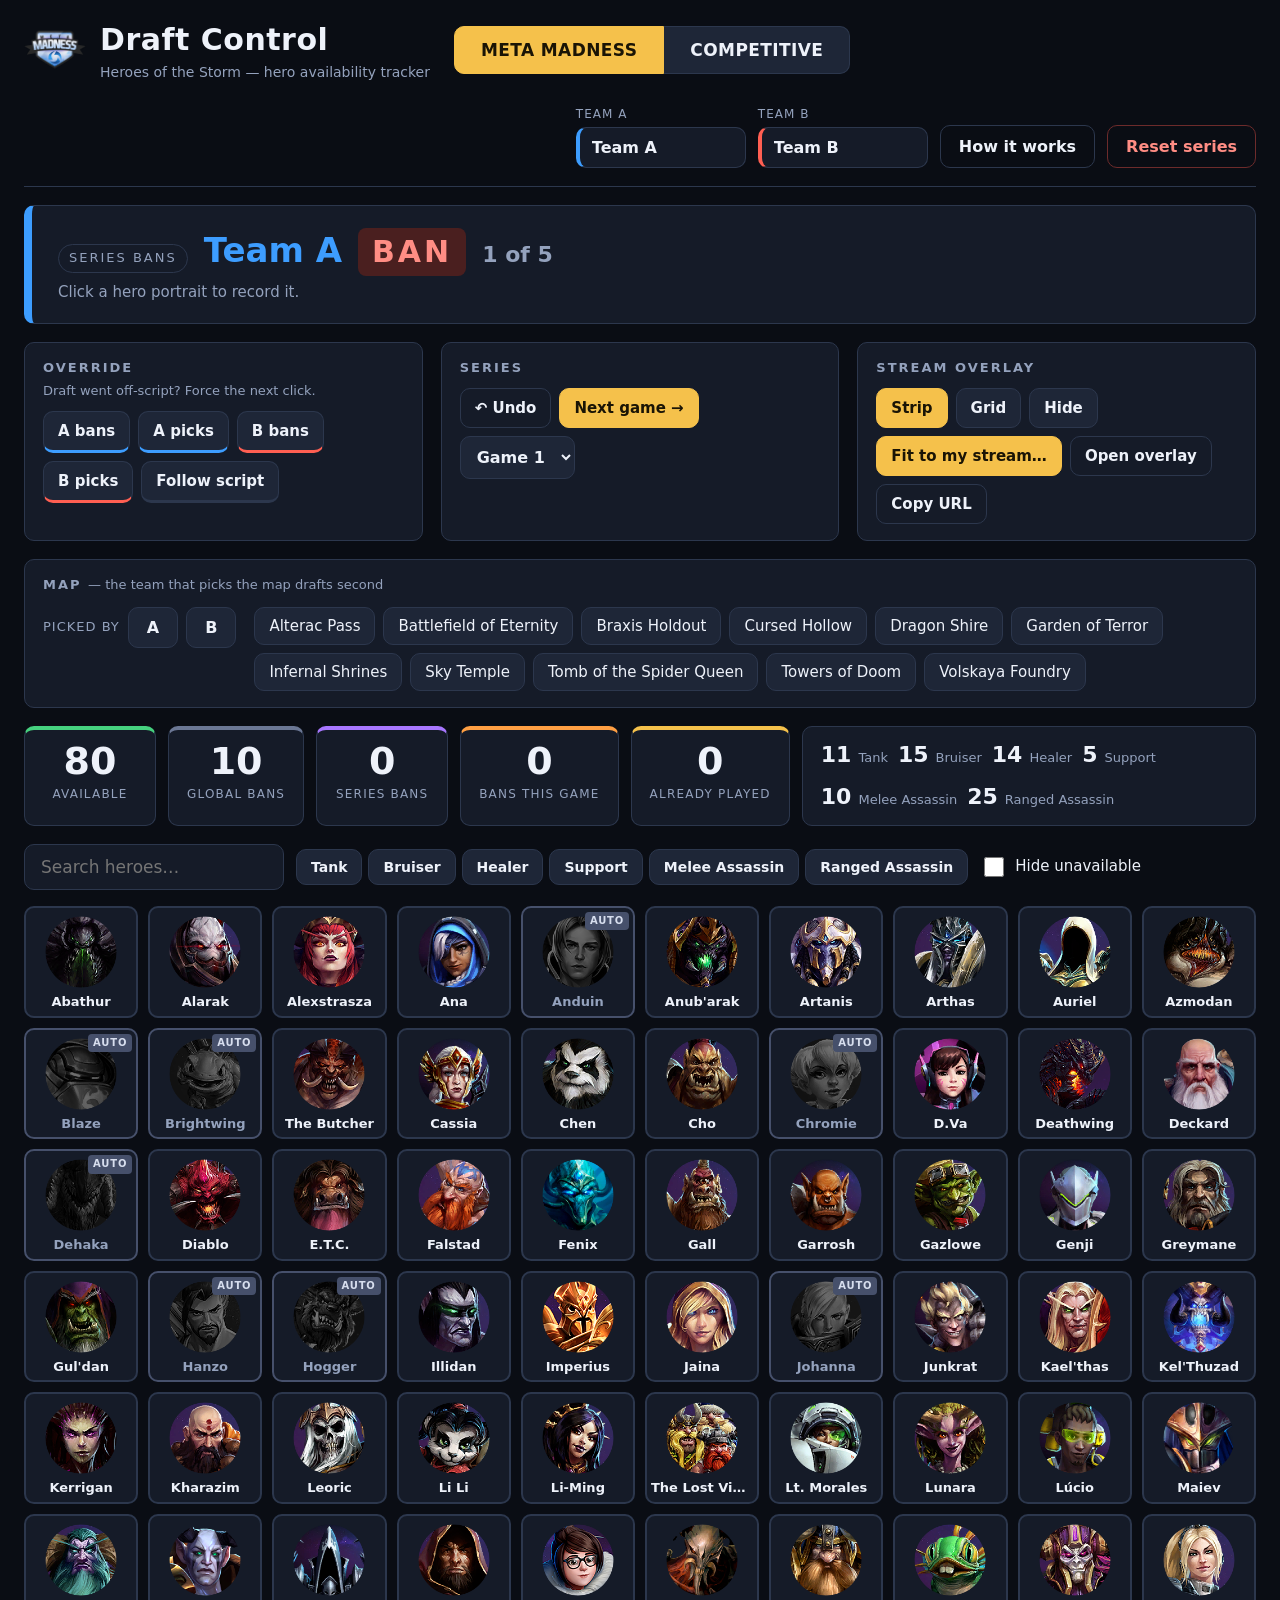
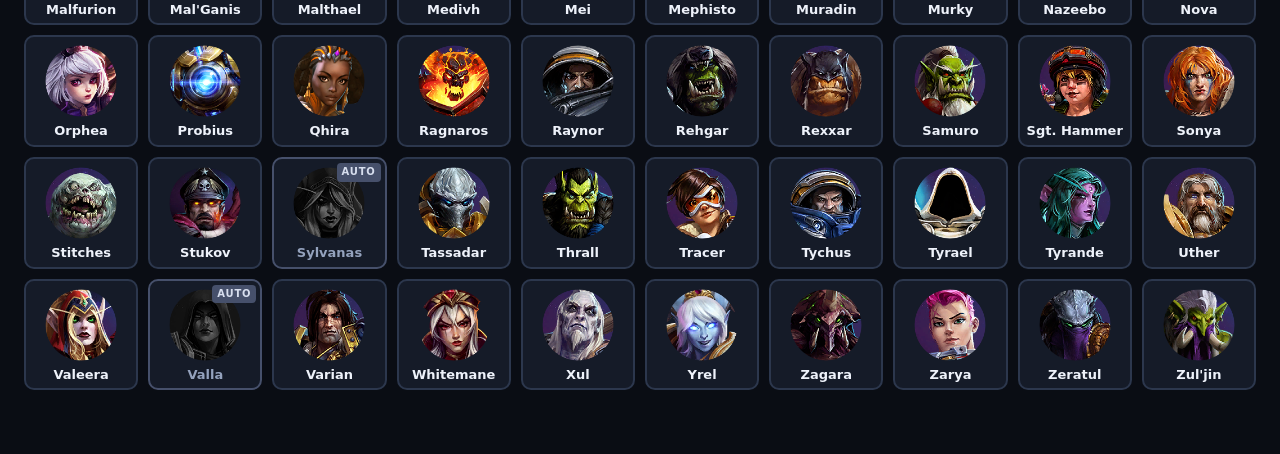
<file: index.html>
<!DOCTYPE html>
<html lang="en">
<head>
<meta charset="UTF-8">
<meta name="viewport" content="width=device-width, initial-scale=1.0">
<title>Meta Madness &mdash; Draft Control</title>
<link rel="stylesheet" href="assets/panel.css?v=5">
</head>
<body>

<header class="topbar">
  <div class="brand">
    <img src="images/logo_large.png" alt="Meta Madness">
    <div>
      <h1>Draft Control</h1>
      <p class="sub">Heroes of the Storm &mdash; hero availability tracker</p>
    </div>
  </div>

  <div class="modes" role="group" aria-label="Ruleset">
    <button class="mode-btn" data-mode="metamadness">Meta Madness</button>
    <button class="mode-btn" data-mode="competitive">Competitive</button>
  </div>

  <div class="topbar-actions">
    <label class="team-field team-a">
      <span>Team A</span>
      <input id="teamA" type="text" maxlength="18" autocomplete="off">
    </label>
    <label class="team-field team-b">
      <span>Team B</span>
      <input id="teamB" type="text" maxlength="18" autocomplete="off">
    </label>
    <button id="helpBtn" class="ghost">How it works</button>
    <button id="resetBtn" class="danger">Reset series</button>
  </div>
</header>

<section id="statusBar" class="status">
  <div class="status-main">
    <span id="statusPhase" class="status-phase">Series bans</span>
    <span id="statusTeam" class="status-team">Team A</span>
    <span id="statusAction" class="status-action">BAN</span>
    <span id="statusCount" class="status-count">1 of 5</span>
  </div>
  <div class="status-hint" id="statusHint">Click a hero portrait to record it.</div>
</section>

<section class="controls">
  <div class="control-group">
    <h2>Override</h2>
    <p class="control-note">Draft went off-script? Force the next click.</p>
    <div class="override-row">
      <button class="ovr" data-ovr="A|ban">A bans</button>
      <button class="ovr" data-ovr="A|pick">A picks</button>
      <button class="ovr" data-ovr="B|ban">B bans</button>
      <button class="ovr" data-ovr="B|pick">B picks</button>
      <button class="ovr ovr-clear" id="clearOvr">Follow script</button>
    </div>
  </div>

  <div class="control-group">
    <h2>Series</h2>
    <div class="override-row">
      <button id="undoBtn" class="ghost">&#8630; Undo</button>
      <button id="nextGameBtn" class="primary">Next game &#8594;</button>
      <select id="gameSelect" class="game-select" aria-label="Jump to game"></select>
    </div>
  </div>

  <div class="control-group">
    <h2>Stream overlay</h2>
    <div class="override-row">
      <button class="view-btn" data-view="strip">Strip</button>
      <button class="view-btn" data-view="grid">Grid</button>
      <button class="view-btn" data-view="hidden">Hide</button>
      <button id="layoutBtn" class="primary">Fit to my stream&hellip;</button>
      <button id="openOverlay" class="ghost">Open overlay</button>
      <button id="copyOverlay" class="ghost">Copy URL</button>
    </div>
  </div>
</section>

<section class="maps">
  <h2>Map <span class="map-note">&mdash; the team that picks the map drafts second</span></h2>
  <div class="map-picker">
    <div class="map-owner">
      <span>Picked by</span>
      <button class="owner-btn team-a" data-owner="A">A</button>
      <button class="owner-btn team-b" data-owner="B">B</button>
    </div>
    <div id="mapList" class="map-list"></div>
  </div>
</section>

<section class="scoreboard">
  <div class="score-card available">
    <span class="score-num" id="cAvailable">90</span>
    <span class="score-label">Available</span>
  </div>
  <div class="score-card global">
    <span class="score-num" id="cGlobal">0</span>
    <span class="score-label">Global bans</span>
  </div>
  <div class="score-card seriesban">
    <span class="score-num" id="cSeries">0</span>
    <span class="score-label">Series bans</span>
  </div>
  <div class="score-card gameban">
    <span class="score-num" id="cGame">0</span>
    <span class="score-label">Bans this game</span>
  </div>
  <div class="score-card used">
    <span class="score-num" id="cUsed">0</span>
    <span class="score-label">Already played</span>
  </div>
  <div class="role-breakdown" id="roleBreakdown"></div>
</section>

<section class="filters">
  <input id="search" type="search" placeholder="Search heroes&hellip;" autocomplete="off">
  <div class="role-filters" id="roleFilters"></div>
  <label class="toggle">
    <input type="checkbox" id="hideUnavailable">
    <span>Hide unavailable</span>
  </label>
</section>

<main class="grid" id="grid"></main>

<div id="layoutModal" class="modal" hidden>
  <div class="modal-content wide">
    <button class="close-button" id="closeLayout" aria-label="Close">&times;</button>
    <h2>Fit the overlay to your stream</h2>
    <p class="lead">Drag the numbers until the green band sits in the empty space on your
      layout. The preview below is the real overlay, live.</p>

    <div class="layout-presets" id="layoutPresets"></div>

    <div class="layout-editor">
      <div class="layout-preview-wrap">
        <div class="layout-preview" id="layoutPreview">
          <iframe id="previewFrame" src="overlay.html?v=5" title="Overlay preview"
                  scrolling="no" tabindex="-1"></iframe>
          <div class="guide guide-top"></div>
          <div class="guide guide-bottom"></div>
          <div class="guide guide-left"></div>
          <div class="guide guide-right"></div>
          <div class="guide guide-cam" id="guideCam"><span>facecam</span></div>
        </div>
        <label class="toggle preview-toggle">
          <input type="checkbox" id="showGuides" checked>
          <span>Show the safe-area guides</span>
        </label>
      </div>

      <div class="layout-fields">
        <fieldset>
          <legend>Keep clear of&hellip;</legend>
          <label class="field"><span>Top <em id="vTop"></em></span>
            <input type="range" id="fTop" min="0" max="45" step="0.5"></label>
          <label class="field"><span>Bottom <em id="vBottom"></em></span>
            <input type="range" id="fBottom" min="0" max="45" step="0.5"></label>
          <label class="field"><span>Left <em id="vLeft"></em></span>
            <input type="range" id="fLeft" min="0" max="40" step="0.5"></label>
          <label class="field"><span>Right <em id="vRight"></em></span>
            <input type="range" id="fRight" min="0" max="40" step="0.5"></label>
        </fieldset>

        <fieldset>
          <legend>Facecam gap</legend>
          <label class="toggle"><input type="checkbox" id="fCam">
            <span>Split the band around a camera</span></label>
          <label class="field"><span>Centre <em id="vCamX"></em></span>
            <input type="range" id="fCamX" min="10" max="90" step="0.5"></label>
          <label class="field"><span>Width <em id="vCamW"></em></span>
            <input type="range" id="fCamW" min="0" max="60" step="0.5"></label>
        </fieldset>

        <fieldset>
          <legend>Density</legend>
          <label class="field"><span>Available rows <em id="vRows"></em></span>
            <input type="range" id="fRows" min="1" max="6" step="1"></label>
          <label class="field"><span>Portrait size <em id="vPmax"></em></span>
            <input type="range" id="fPmax" min="22" max="64" step="1"></label>
          <label class="field"><span>Overall scale <em id="vScale"></em></span>
            <input type="range" id="fScale" min="0.6" max="1.6" step="0.05"></label>
        </fieldset>

        <fieldset>
          <legend>Show</legend>
          <label class="toggle"><input type="checkbox" id="fShowAvailable">
            <span>Heroes still available</span></label>
          <label class="toggle"><input type="checkbox" id="fShowOut">
            <span>Heroes out of the pool</span></label>
          <label class="toggle"><input type="checkbox" id="fShowRoles">
            <span>Role counts</span></label>
          <label class="toggle"><input type="checkbox" id="fSortRole">
            <span>Group available by role</span></label>
        </fieldset>

        <div class="layout-actions">
          <button id="copyCfgUrl" class="primary">Copy overlay URL with this layout</button>
          <button id="resetLayout" class="ghost">Reset to preset</button>
        </div>
        <p class="control-note">The copied URL carries the layout with it, so you can paste it
          straight into someone else&rsquo;s OBS without setting anything up.</p>
      </div>
    </div>
  </div>
</div>

<div id="helpModal" class="modal" hidden>
  <div class="modal-content">
    <button class="close-button" id="closeHelp" aria-label="Close">&times;</button>
    <h2>How it works</h2>

    <h3>Two rulesets</h3>
    <ul>
      <li><strong>Meta Madness</strong> &mdash; ten heroes are banned in every game of every
        series (Anduin, Blaze, Brightwing, Chromie, Dehaka, Hanzo, Hogger, Johanna, Sylvanas,
        Valla), then each series adds ten more bans in a 1&ndash;2&ndash;2&ndash;2&ndash;2&ndash;1 order.</li>
      <li><strong>Competitive</strong> &mdash; no automatic bans. Just the standard triple-ban
        tournament draft, plus the single-use rule.</li>
    </ul>

    <h3>The single-use rule</h3>
    <p>In both modes, once a hero is <em>picked</em> in any game they are dead for the rest of
      the series &mdash; for both teams. Bans made inside a game only apply to that game.</p>

    <h3>Running a draft</h3>
    <ul>
      <li>The status bar tells you whose turn it is and whether it is a ban or a pick.
        Click a hero portrait and it advances automatically.</li>
      <li>If the teams draft out of order, hit an <strong>Override</strong> button &mdash;
        the next click uses that team and action instead, then it goes back to following the script.</li>
      <li><strong>Undo</strong> steps back one action. <strong>Next game</strong> clears the
        per-game bans but keeps every hero that has already been played locked out.</li>
    </ul>

    <h3>Putting it on stream</h3>
    <p>See <a href="OBS-SETUP.md">OBS-SETUP.md</a>. Short version: add
      <code>overlay.html</code> as a <em>Browser Source</em>, and add this page as a
      <em>Custom Browser Dock</em> inside OBS. Because they run in the same browser they share
      state automatically &mdash; clicking a hero in the dock updates the overlay live.</p>

    <p class="footnote">Heroes are listed alphabetically. Cho and Gall count as two separate
      heroes. Thanks to Khaldor for supporting the Heroes of the Storm community.</p>
  </div>
</div>

<script src="assets/heroes.js?v=5"></script>
<script src="assets/draft.js?v=5"></script>
<script src="assets/panel.js?v=5"></script>
</body>
</html>
</file>
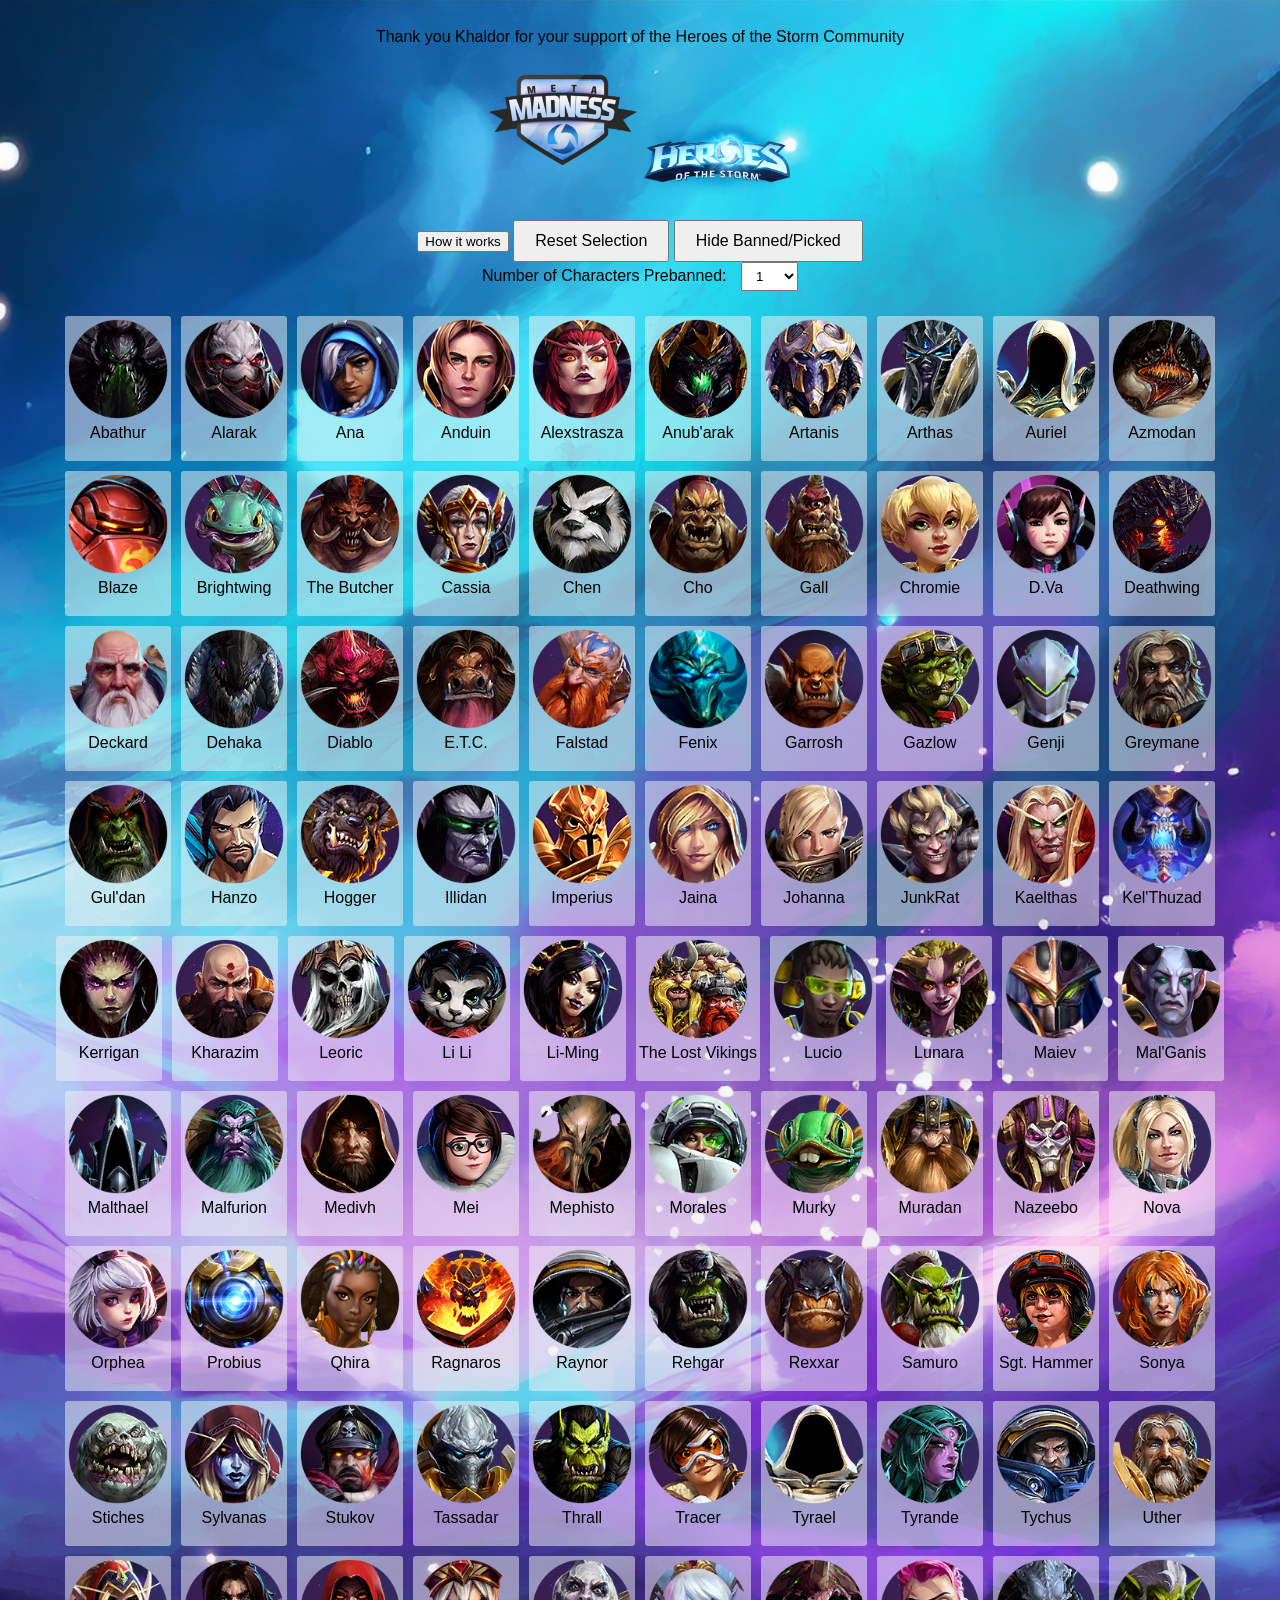
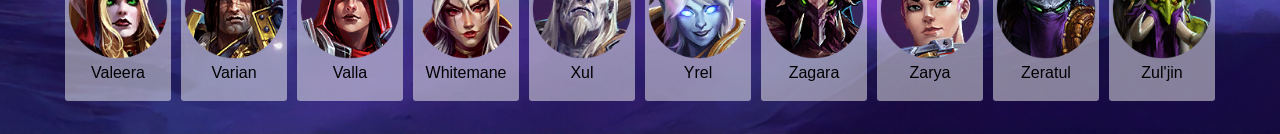
<file: classic.html>
<!DOCTYPE html>
<html lang="en">
<head>
    <meta charset="UTF-8">
    <meta name="viewport" content="width=device-width, initial-scale=1.0">
    <title>Meta Madness &mdash; Classic Tracker</title>
    <link rel="stylesheet" href="style.css">
</head>
<body>
    Thank you Khaldor for your support of the Heroes of the Storm Community

    <div class="top-container">
        <div class="logo-container">
            <img src="images/logo_large.png" alt="LogoMM">
            <img src="images/Heroes_of_the_Storm_BlizzHeroes_2017_logo.png" alt="LogoHOTS">
        </div>
    </div>

    <div id="infoModal" class="modal">
        <div class="modal-content">
            <span class="close-button" onclick="closeModal()">&times;</span>
            <h2>MetaMadness Selection Screen</h2>
            <h5>To help see who is and isn't available for hero selection.</h5>
            <p><strong>How does it work:</strong></p>
            <ul>
                <li>Pick number of <em>'Pre-banned'</em> heroes. Once you reach the number of <em>'Pre-banned'</em> Heroes, they will be grayed out [default 1].</li>
                <li>Every Hero selected after the <em>'Pre-banned'</em> should be considered <em>"In-Game Hero Picks"</em> for the match. They will turn Red and be unselectable.</li>
                <li>Hitting the "Hide Banned/Picked" Button will move all <em>'Pre-banned'</em> and <em>"In-Game Hero Picks"</em> to the bottom of the list.</li>
                <li>Hitting reset or changing the number of <em>'Pre-banned'</em> will refresh the page back to a default state.</li>
            </ul>
            <p>NOTE: The Heroes are mostly in alphabetical order (mostly grouped by letter). Cho and Gall are currently considered 2 separate Heroes.</p>
        </div>
    </div>
        
    <div class="button-container">
        <button id="infoButton" onclick="openModal()">How it works</button>
        <button id="resetButton" onclick="resetSelection()">Reset Selection</button>
        <button id="sortButton" onclick="sortCharacters()">Hide Banned/Picked</button>
        <div class="settings-container">
            <label for="grayOutCount">Number of Characters Prebanned:</label>
            <select id="grayOutCount" onchange="updateGrayOutCount()"></select>
        </div>
    </div>

    <div class="character-select-container">
        <div class="character hoverable-element" id="Abathur" onclick="selectCharacter('Abathur')">
            <img src="heroes/Abathur.png" alt="Abathur">
            <p>Abathur</p>
        </div>
        <div class="character hoverable-element" id="Alarak" onclick="selectCharacter('Alarak')">
            <img src="heroes/Alarak.png" alt="Alarak">
            <p>Alarak</p>
        </div>
        <div class="character hoverable-element" id="Ana" onclick="selectCharacter('Ana')">
            <img src="heroes/Ana.png" alt="Ana">
            <p>Ana</p>
        </div>
        <div class="character hoverable-element" id="Anduin" onclick="selectCharacter('Anduin')">
            <img src="heroes/Anduin.png" alt="Anduin">
            <p>Anduin</p>
        </div>
        <div class="character hoverable-element" id="Alexstrasza" onclick="selectCharacter('Alexstrasza')">
            <img src="heroes/Alexstrasza.png" alt="Alexstrasza">
            <p>Alexstrasza</p>
        </div>
        <div class="character hoverable-element" id="Anub" onclick="selectCharacter('Anub')">
            <img src="heroes/Anub.png" alt="Anub">
            <p>Anub'arak</p>
        </div>
        <div class="character hoverable-element" id="Artanis" onclick="selectCharacter('Artanis')">
            <img src="heroes/Artanis.png" alt="Artanis">
            <p>Artanis</p>
        </div>
        <div class="character hoverable-element" id="Arthas" onclick="selectCharacter('Arthas')">
            <img src="heroes/Arthas.png" alt="Arthas">
            <p>Arthas</p>
        </div>
        <div class="character hoverable-element" id="Auriel" onclick="selectCharacter('Auriel')">
            <img src="heroes/Auriel.png" alt="Auriel">
            <p>Auriel</p>
        </div>
        <div class="character hoverable-element" id="Azmodan" onclick="selectCharacter('Azmodan')">
            <img src="heroes/Azmodan.png" alt="Azmodan">
            <p>Azmodan</p>
        </div>

        <div class="character hoverable-element" id="Blaze" onclick="selectCharacter('Blaze')">
            <img src="heroes/Blaze.png" alt="Blaze">
            <p>Blaze</p>
        </div>
        <div class="character hoverable-element" id="Brightwing" onclick="selectCharacter('Brightwing')">
            <img src="heroes/Brightwing.png" alt="Brightwing">
            <p>Brightwing</p>
        </div>
        <div class="character hoverable-element" id="Butcher" onclick="selectCharacter('Butcher')">
            <img src="heroes/Butcher.png" alt="Butcher">
            <p>The Butcher</p>
        </div>
        <div class="character hoverable-element" id="Cassia" onclick="selectCharacter('Cassia')">
            <img src="heroes/Cassia.png" alt="Cassia">
            <p>Cassia</p>
        </div>
        <div class="character hoverable-element" id="Chen" onclick="selectCharacter('Chen')">
            <img src="heroes/Chen.png" alt="Chen">
            <p>Chen</p>
        </div>
        <div class="character hoverable-element" id="Cho" onclick="selectCharacter('Cho')">
            <img src="heroes/Cho.png" alt="Cho">
            <p>Cho</p>
        </div>
        <div class="character hoverable-element" id="Gall" onclick="selectCharacter('Gall')">
            <img src="heroes/Gall.png" alt="Gall">
            <p>Gall</p>
        </div>
        <div class="character hoverable-element" id="Chromie" onclick="selectCharacter('Chromie')">
            <img src="heroes/Chromie.png" alt="Chromie">
            <p>Chromie</p>
        </div>
        <div class="character hoverable-element" id="Dva" onclick="selectCharacter('Dva')">
            <img src="heroes/DVa.png" alt="Dva">
            <p>D.Va</p>
        </div>
        <div class="character hoverable-element" id="deathwing" onclick="selectCharacter('deathwing')">
            <img src="heroes/Deathwing.png" alt="Deathwing">
            <p>Deathwing</p>
        </div>       
        <div class="character hoverable-element" id="Deckard" onclick="selectCharacter('Deckard')">
           <img src="heroes/Deckard.png" alt="Deckard">
           <p>Deckard</p>
        </div>
        <div class="character hoverable-element" id="Dehaka" onclick="selectCharacter('Dehaka')">
            <img src="heroes/Dehaka.png" alt="Dehaka">
            <p>Dehaka</p>
        </div>

        <div class="character hoverable-element" id="Diablo" onclick="selectCharacter('Diablo')">
            <img src="heroes/Diablo.png" alt="Diablo">
            <p>Diablo</p>
        </div>
        <div class="character hoverable-element" id="ETC" onclick="selectCharacter('ETC')">
            <img src="heroes/ETC.png" alt="ETC">
            <p>E.T.C.</p>
        </div>
        <div class="character hoverable-element" id="Falstad" onclick="selectCharacter('Falstad')">
            <img src="heroes/Falstad.png" alt="Falstad">
            <p>Falstad</p>
        </div>
        <div class="character hoverable-element" id="Fenix" onclick="selectCharacter('Fenix')">
            <img src="heroes/Fenix.png" alt="Fenix">
            <p>Fenix</p>
        </div>
        <div class="character hoverable-element" id="Garrosh" onclick="selectCharacter('Garrosh')">
            <img src="heroes/Garrosh.png" alt="Garrosh">
            <p>Garrosh</p>
        </div>
        <div class="character hoverable-element" id="Gazlow" onclick="selectCharacter('Gazlow')">
            <img src="heroes/Gazlow.png" alt="Gazlow">
            <p>Gazlow</p>
        </div>
        <div class="character hoverable-element" id="Genji" onclick="selectCharacter('Genji')">
            <img src="heroes/Genji.png" alt="Genji">
            <p>Genji</p>
        </div>
        <div class="character hoverable-element" id="Greymane" onclick="selectCharacter('Greymane')">
            <img src="heroes/Greymane.png" alt="Greymane">
            <p>Greymane</p>
        </div>
        <div class="character hoverable-element" id="Guldan" onclick="selectCharacter('Guldan')">
            <img src="heroes/Guldan.png" alt="Guldan">
            <p>Gul'dan</p>
        </div>
        <div class="character hoverable-element" id="Hanzo" onclick="selectCharacter('Hanzo')">
            <img src="heroes/Hanzo.png" alt="Hanzo">
            <p>Hanzo</p>
        </div>
        <div class="character hoverable-element" id="hogger" onclick="selectCharacter('hogger')">
            <img src="heroes/Hogger.png" alt="Hogger">
            <p>Hogger</p>
        </div>
        <div class="character hoverable-element" id="Illidan" onclick="selectCharacter('Illidan')">
            <img src="heroes/Illidan.png" alt="Illidan">
            <p>Illidan</p>
        </div>
        <div class="character hoverable-element" id="Imperius" onclick="selectCharacter('Imperius')">
            <img src="heroes/Imperius.png" alt="Imperius">
            <p>Imperius</p>
        </div>
        <div class="character hoverable-element" id="Jaina" onclick="selectCharacter('Jaina')">
            <img src="heroes/Jaina.png" alt="Jaina">
            <p>Jaina</p>
        </div>
        <div class="character hoverable-element" id="Johanna" onclick="selectCharacter('Johanna')">
            <img src="heroes/Johanna.png" alt="Johanna">
            <p>Johanna</p>
        </div>
        <div class="character hoverable-element" id="JunkRat" onclick="selectCharacter('JunkRat')">
            <img src="heroes/Junkrat.png" alt="JunkRat">
            <p>JunkRat</p>
        </div>
        <div class="character hoverable-element" id="Kaelthas" onclick="selectCharacter('Kaelthas')">
            <img src="heroes/Kaelthas.png" alt="Kaelthas">
            <p>Kaelthas</p>
        </div>
        <div class="character hoverable-element" id="Kelthuzad" onclick="selectCharacter('Kelthuzad')">
            <img src="heroes/Kelthuzad.png" alt="Kelthuzad">
            <p>Kel'Thuzad</p>
        </div>
        <div class="character hoverable-element" id="Kerrigan" onclick="selectCharacter('Kerrigan')">
            <img src="heroes/Kerrigan.png" alt="Kerrigan">
            <p>Kerrigan</p>
        </div>
        <div class="character hoverable-element" id="Kharazim" onclick="selectCharacter('Kharazim')">
            <img src="heroes/Kharazim.png" alt="Kharazim">
            <p>Kharazim</p>
        </div>
        <div class="character hoverable-element" id="Leoric" onclick="selectCharacter('Leoric')">
            <img src="heroes/Leoric.png" alt="Leoric">
            <p>Leoric</p>
        </div>
        <div class="character hoverable-element" id="Lili" onclick="selectCharacter('Lili')">
            <img src="heroes/Lili.png" alt="Lili">
            <p>Li Li</p>
        </div>
        <div class="character hoverable-element" id="LiMing" onclick="selectCharacter('LiMing')">
            <img src="heroes/Liming.png" alt="LiMing">
            <p>Li-Ming</p>
        </div>
        <div class="character hoverable-element" id="TLV" onclick="selectCharacter('TLV')">
            <img src="heroes/TLV.png" alt="TLV">
            <p>The Lost Vikings</p>
        </div>
        <div class="character hoverable-element" id="Lucio" onclick="selectCharacter('Lucio')">
            <img src="heroes/Lucio.png" alt="Lucio">
            <p>Lucio</p>
        </div>
        <div class="character hoverable-element" id="Lunara" onclick="selectCharacter('Lunara')">
            <img src="heroes/Lunara.png" alt="Lunara">
            <p>Lunara</p>
        </div>
        <div class="character hoverable-element" id="Maiev" onclick="selectCharacter('Maiev')">
            <img src="heroes/Maiev.png" alt="Maiev">
            <p>Maiev</p>
        </div>
        <div class="character hoverable-element" id="MalGanis" onclick="selectCharacter('MalGanis')">
            <img src="heroes/Malganis.png" alt="MalGanis">
            <p>Mal'Ganis</p>
        </div>
        <div class="character hoverable-element" id="Malthael" onclick="selectCharacter('Malthael')">
            <img src="heroes/Malthael.png" alt="Malthael">
            <p>Malthael</p>
        </div>
        <div class="character hoverable-element" id="Malfurion" onclick="selectCharacter('Malfurion')">
            <img src="heroes/Malfurion.png" alt="Malfurion">
            <p>Malfurion</p>
        </div>
        <div class="character hoverable-element" id="Medivh" onclick="selectCharacter('Medivh')">
            <img src="heroes/Medivh.png" alt="Medivh">
            <p>Medivh</p>
        </div>
        <div class="character hoverable-element" id="mei" onclick="selectCharacter('mei')">
            <img src="heroes/Mei.png" alt="Mei">
            <p>Mei</p>
        </div>
        <div class="character hoverable-element" id="Mephisto" onclick="selectCharacter('Mephisto')">
            <img src="heroes/Mephisto.png" alt="Mephisto">
            <p>Mephisto</p>
        </div>
        <div class="character hoverable-element" id="Morales" onclick="selectCharacter('Morales')">
            <img src="heroes/Morales.png" alt="Morales">
            <p>Morales</p>
        </div>
        <div class="character hoverable-element" id="Murky" onclick="selectCharacter('Murky')">
            <img src="heroes/Murky.png" alt="Murky">
            <p>Murky</p>
        </div>
        <div class="character hoverable-element" id="Muradan" onclick="selectCharacter('Muradan')">
            <img src="heroes/Muradan.png" alt="Muradan">
            <p>Muradan</p>
        </div>
        <div class="character hoverable-element" id="Nazeebo" onclick="selectCharacter('Nazeebo')">
            <img src="heroes/Nazeebo.png" alt="Nazeebo">
            <p>Nazeebo</p>
        </div>
        <div class="character hoverable-element" id="Nova" onclick="selectCharacter('Nova')">
            <img src="heroes/Nova.png" alt="Nova">
            <p>Nova</p>
        </div>
        <div class="character hoverable-element" id="Orphea" onclick="selectCharacter('Orphea')">
            <img src="heroes/Orphea.png" alt="Orphea">
            <p>Orphea</p>
        </div>
        <div class="character hoverable-element" id="Probius" onclick="selectCharacter('Probius')">
            <img src="heroes/Probius.png" alt="Probius">
            <p>Probius</p>
        </div>
        <div class="character hoverable-element" id="Qhira" onclick="selectCharacter('Qhira')">
            <img src="heroes/Qhira.png" alt="Qhira">
            <p>Qhira</p>
        </div>
        <div class="character hoverable-element" id="Ragnaros" onclick="selectCharacter('Ragnaros')">
            <img src="heroes/Ragnaros.png" alt="Ragnaros">
            <p>Ragnaros</p>
        </div>
        <div class="character hoverable-element" id="Raynor" onclick="selectCharacter('Raynor')">
            <img src="heroes/Raynor.png" alt="Raynor">
            <p>Raynor</p>
        </div>

        <div class="character hoverable-element" id="Rehgar" onclick="selectCharacter('Rehgar')">
            <img src="heroes/Rehgar.png" alt="Rehgar">
            <p>Rehgar</p>
        </div>
        <div class="character hoverable-element" id="Rexxar" onclick="selectCharacter('Rexxar')">
            <img src="heroes/Rexxar.png" alt="Rexxar">
            <p>Rexxar</p>
        </div>
        <div class="character hoverable-element" id="Samuro" onclick="selectCharacter('Samuro')">
            <img src="heroes/Samuro.png" alt="Samuro">
            <p>Samuro</p>
        </div>
        <div class="character hoverable-element" id="SgtHammer" onclick="selectCharacter('SgtHammer')">
            <img src="heroes/SgtHammer.png" alt="SgtHammer">
            <p>Sgt. Hammer</p>
        </div>
        <div class="character hoverable-element" id="Sonya" onclick="selectCharacter('Sonya')">
            <img src="heroes/Sonya.png" alt="Sonya">
            <p>Sonya</p>
        </div>
        <div class="character hoverable-element" id="Stiches" onclick="selectCharacter('Stiches')">
            <img src="heroes/Stiches.png" alt="Stiches">
            <p>Stiches</p>
        </div>
        <div class="character hoverable-element" id="Sylvanas" onclick="selectCharacter('Sylvanas')">
            <img src="heroes/Sylvanas.png" alt="Sylvanas">
            <p>Sylvanas</p>
        </div>
        <div class="character hoverable-element" id="Stukov" onclick="selectCharacter('Stukov')">
            <img src="heroes/Stukov.png" alt="Stukov">
            <p>Stukov</p>
        </div>
        <div class="character hoverable-element" id="Tassadar" onclick="selectCharacter('Tassadar')">
            <img src="heroes/Tassadar.png" alt="Tassadar">
            <p>Tassadar</p>
        </div>
        <div class="character hoverable-element" id="Thrall" onclick="selectCharacter('Thrall')">
            <img src="heroes/Thrall.png" alt="Thrall">
            <p>Thrall</p>
        </div>
        <div class="character hoverable-element" id="Tracer" onclick="selectCharacter('Tracer')">
            <img src="heroes/Tracer.png" alt="Tracer">
            <p>Tracer</p>
        </div>
        <div class="character hoverable-element" id="Tyrael" onclick="selectCharacter('Tyrael')">
            <img src="heroes/Tyrael.png" alt="Tyrael">
            <p>Tyrael</p>
        </div>
        <div class="character hoverable-element" id="Tyrande" onclick="selectCharacter('Tyrande')">
            <img src="heroes/Tyrande.png" alt="Tyrande">
            <p>Tyrande</p>
        </div>
        <div class="character hoverable-element" id="Tychus" onclick="selectCharacter('Tychus')">
            <img src="heroes/Tychus.png" alt="Tychus">
            <p>Tychus</p>
        </div>
        <div class="character hoverable-element" id="Uther" onclick="selectCharacter('Uther')">
            <img src="heroes/Uther.png" alt="Uther">
            <p>Uther</p>
        </div>
        <div class="character hoverable-element" id="Valeera" onclick="selectCharacter('Valeera')">
            <img src="heroes/Valeera.png" alt="Valeera">
            <p>Valeera</p>
        </div>
        <div class="character hoverable-element" id="Varian" onclick="selectCharacter('Varian')">
            <img src="heroes/Varian.png" alt="Varian">
            <p>Varian</p>
        </div>
        <div class="character hoverable-element" id="Valla" onclick="selectCharacter('Valla')">
            <img src="heroes/Valla.png" alt="Valla">
            <p>Valla</p>
        </div>
        <div class="character hoverable-element" id="Whitemane" onclick="selectCharacter('Whitemane')">
            <img src="heroes/Whitemane.png" alt="Whitemane">
            <p>Whitemane</p>
        </div>
        <div class="character hoverable-element" id="Xul" onclick="selectCharacter('Xul')">
            <img src="heroes/Xul.png" alt="Xul">
            <p>Xul</p>
        </div>
        <div class="character hoverable-element" id="Yrel" onclick="selectCharacter('Yrel')">
            <img src="heroes/Yrel.png" alt="Yrel">
            <p>Yrel</p>
        </div>
        <div class="character hoverable-element" id="Zagara" onclick="selectCharacter('Zagara')">
            <img src="heroes/Zagara.png" alt="Zagara">
            <p>Zagara</p>
        </div>
        <div class="character hoverable-element" id="Zarya" onclick="selectCharacter('Zarya')">
            <img src="heroes/Zarya.png" alt="Zarya">
            <p>Zarya</p>
        </div>
        <div class="character hoverable-element" id="Zeratul" onclick="selectCharacter('Zeratul')">
            <img src="heroes/Zeratul.png" alt="Zeratul">
            <p>Zeratul</p>
        </div>
        <div class="character hoverable-element" id="Zuljin" onclick="selectCharacter('Zuljin')">
            <img src="heroes/Zuljin.png" alt="Zuljin">
            <p>Zul'jin</p>
        </div>
    </div>

    <script src="script.js"></script>
</body>
</html>
</file>
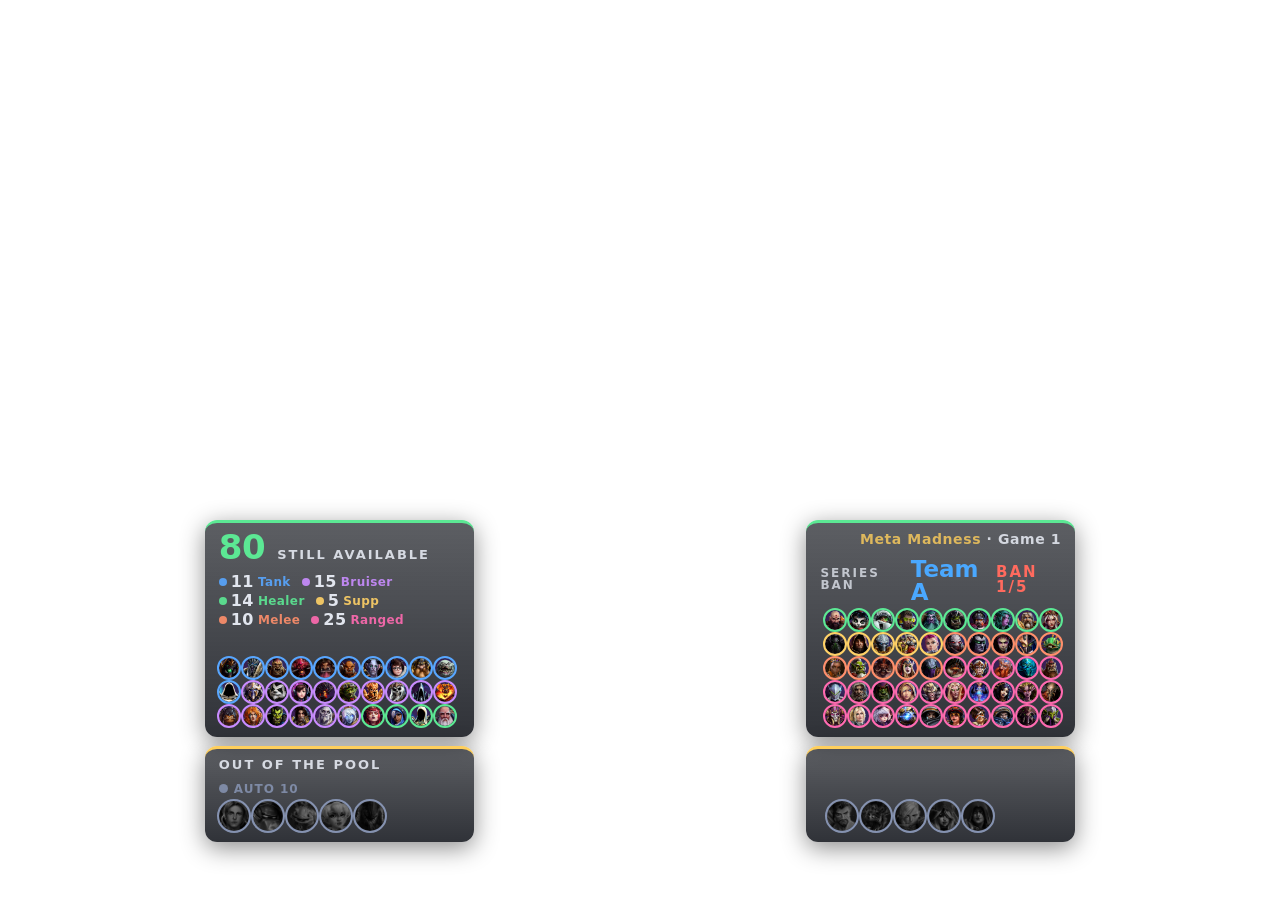
<file: overlay.html>
<!DOCTYPE html>
<html lang="en">
<head>
<meta charset="UTF-8">
<title>Meta Madness &mdash; Stream Overlay</title>
<link rel="stylesheet" href="assets/overlay.css?v=5">
</head>
<body>

<!-- Rendered by assets/overlay.js. Transparent background; drop straight into an
     OBS Browser Source. Optional URL params:
       ?view=strip|grid|hidden   force a view and ignore the control panel
       &scale=1.25               scale the whole overlay
       &pos=top|bottom           anchor the strip
       &roles=0                  hide the role breakdown
       &demo=1                   render sample data so you can frame it in OBS -->

<div id="root" class="overlay"></div>

<script src="assets/heroes.js?v=5"></script>
<script src="assets/draft.js?v=5"></script>
<script src="assets/overlay.js?v=5"></script>
</body>
</html>
</file>
<file: assets/panel.css>
/* Draft Control panel. Dark, high-contrast, large type -- it gets read at a
   glance while a broadcast is live. */

:root {
  --bg: #0a0d14;
  --panel: #151b28;
  --panel-2: #1e2637;
  --line: #2c374d;
  --text: #eef2fa;
  --muted: #94a2bd;
  --gold: #f5c14b;
  --team-a: #3d9dff;
  --team-b: #ff5f52;
  --ok: #46d17f;
  --series: #a877ff;
  --gameban: #ff9f43;
  --radius: 10px;
}

* { box-sizing: border-box; }

body {
  margin: 0;
  padding: 0 24px 64px;
  background: var(--bg);
  color: var(--text);
  font-family: "Segoe UI", system-ui, sans-serif;
  font-size: 17px;
  line-height: 1.45;
}

h1, h2, h3 { margin: 0; }

button, input, select {
  font-family: inherit;
  font-size: 16px;
  color: var(--text);
}

button {
  background: var(--panel-2);
  border: 1px solid var(--line);
  border-radius: var(--radius);
  padding: 11px 18px;
  cursor: pointer;
  font-weight: 600;
  transition: background .12s, border-color .12s, transform .08s;
}
button:hover { background: #2a3550; border-color: #46567a; }
button:active { transform: translateY(1px); }

button.primary { background: var(--gold); color: #1a1405; border-color: var(--gold); }
button.primary:hover { background: #ffd469; }
button.danger { background: transparent; border-color: #6d2b2b; color: #ff8d84; }
button.danger:hover { background: #3a1616; }
button.ghost { background: transparent; }

/* --- Top bar --------------------------------------------------------------- */
.topbar {
  display: flex;
  align-items: center;
  gap: 24px;
  flex-wrap: wrap;
  padding: 18px 0;
  border-bottom: 1px solid var(--line);
}
.brand { display: flex; align-items: center; gap: 14px; }
.brand img { width: 62px; height: auto; }
.brand h1 { font-size: 30px; letter-spacing: .5px; }
.sub { margin: 0; color: var(--muted); font-size: 14px; }

.modes { display: flex; gap: 0; }
.mode-btn {
  border-radius: 0;
  padding: 13px 26px;
  font-size: 17px;
  letter-spacing: .4px;
  text-transform: uppercase;
}
.mode-btn:first-child { border-radius: var(--radius) 0 0 var(--radius); }
.mode-btn:last-child { border-radius: 0 var(--radius) var(--radius) 0; border-left: none; }
.mode-btn.active { background: var(--gold); color: #1a1405; border-color: var(--gold); }

.topbar-actions { display: flex; align-items: flex-end; gap: 12px; margin-left: auto; flex-wrap: wrap; }
.team-field { display: flex; flex-direction: column; gap: 4px; }
.team-field span { font-size: 12px; text-transform: uppercase; letter-spacing: 1px; color: var(--muted); }
.team-field input {
  background: var(--panel);
  border: 1px solid var(--line);
  border-radius: var(--radius);
  padding: 10px 12px;
  width: 170px;
  font-weight: 600;
}
.team-field.team-a input { border-left: 4px solid var(--team-a); }
.team-field.team-b input { border-left: 4px solid var(--team-b); }

/* --- Status bar ------------------------------------------------------------ */
.status {
  margin: 18px 0;
  padding: 20px 26px;
  border-radius: var(--radius);
  background: var(--panel);
  border: 1px solid var(--line);
  border-left: 8px solid var(--muted);
}
.status.turn-A { border-left-color: var(--team-a); }
.status.turn-B { border-left-color: var(--team-b); }
.status.done { border-left-color: var(--ok); }

.status-main { display: flex; align-items: baseline; gap: 16px; flex-wrap: wrap; }
.status-phase {
  font-size: 13px; text-transform: uppercase; letter-spacing: 2px;
  color: var(--muted); padding: 4px 10px; border: 1px solid var(--line); border-radius: 20px;
}
.status-team { font-size: 34px; font-weight: 700; }
.status.turn-A .status-team { color: var(--team-a); }
.status.turn-B .status-team { color: var(--team-b); }
.status-action {
  font-size: 30px; font-weight: 800; letter-spacing: 3px;
  padding: 2px 14px; border-radius: 8px;
}
.status-action.ban { background: #4a1f1f; color: #ff8d84; }
.status-action.pick { background: #16402a; color: #6ff0a6; }
.status-count { font-size: 22px; color: var(--muted); font-weight: 600; }
.status-hint { margin-top: 6px; color: var(--muted); font-size: 15px; }

/* --- Control clusters ------------------------------------------------------ */
.controls { display: flex; gap: 18px; flex-wrap: wrap; margin-bottom: 18px; }
.control-group {
  flex: 1 1 320px;
  background: var(--panel);
  border: 1px solid var(--line);
  border-radius: var(--radius);
  padding: 16px 18px;
}
.control-group h2 { font-size: 13px; text-transform: uppercase; letter-spacing: 2px; color: var(--muted); margin-bottom: 10px; }
.control-note { margin: -6px 0 10px; font-size: 13px; color: var(--muted); }
.override-row { display: flex; gap: 8px; flex-wrap: wrap; }
.override-row button { padding: 10px 14px; font-size: 15px; }

.ovr[data-ovr^="A"] { border-bottom: 3px solid var(--team-a); }
.ovr[data-ovr^="B"] { border-bottom: 3px solid var(--team-b); }
.ovr.active { background: var(--gold); color: #1a1405; border-color: var(--gold); }
.ovr-clear { border-bottom: 3px solid var(--line); }

.view-btn.active { background: var(--gold); color: #1a1405; border-color: var(--gold); }
.game-select {
  background: var(--panel-2); border: 1px solid var(--line);
  border-radius: var(--radius); padding: 10px 12px; font-weight: 600;
}

/* --- Maps ------------------------------------------------------------------ */
.maps {
  background: var(--panel); border: 1px solid var(--line);
  border-radius: var(--radius); padding: 16px 18px; margin-bottom: 18px;
}
.maps h2 { font-size: 13px; text-transform: uppercase; letter-spacing: 2px; color: var(--muted); margin-bottom: 12px; }
.map-note { text-transform: none; letter-spacing: 0; font-weight: 400; }
.map-picker { display: flex; gap: 18px; align-items: flex-start; flex-wrap: wrap; }
.map-owner { display: flex; align-items: center; gap: 8px; }
.map-owner span { font-size: 13px; color: var(--muted); text-transform: uppercase; letter-spacing: 1px; }
.owner-btn { padding: 10px 18px; font-weight: 800; }
.owner-btn.team-a.active { background: var(--team-a); border-color: var(--team-a); color: #04121f; }
.owner-btn.team-b.active { background: var(--team-b); border-color: var(--team-b); color: #200604; }
.map-list { display: flex; gap: 8px; flex-wrap: wrap; flex: 1; }
.map-chip { padding: 9px 14px; font-size: 15px; font-weight: 500; }
.map-chip.active { background: var(--gold); color: #1a1405; border-color: var(--gold); font-weight: 700; }
.map-chip.played { opacity: .45; text-decoration: line-through; }

/* --- Scoreboard ------------------------------------------------------------ */
.scoreboard { display: flex; gap: 12px; flex-wrap: wrap; margin-bottom: 18px; align-items: stretch; }
.score-card {
  flex: 0 0 auto; min-width: 132px;
  background: var(--panel); border: 1px solid var(--line);
  border-top: 4px solid var(--line);
  border-radius: var(--radius); padding: 12px 18px; text-align: center;
}
.score-card.available { border-top-color: var(--ok); }
.score-card.global    { border-top-color: #6b7794; }
.score-card.seriesban { border-top-color: var(--series); }
.score-card.gameban   { border-top-color: var(--gameban); }
.score-card.used      { border-top-color: var(--gold); }
.score-num { display: block; font-size: 38px; font-weight: 800; line-height: 1; }
.score-label { font-size: 12px; text-transform: uppercase; letter-spacing: 1.2px; color: var(--muted); }

.role-breakdown {
  flex: 1 1 260px; display: flex; gap: 10px; flex-wrap: wrap; align-items: center;
  background: var(--panel); border: 1px solid var(--line);
  border-radius: var(--radius); padding: 12px 18px;
}
.role-pill { display: flex; align-items: baseline; gap: 7px; font-size: 15px; }
.role-pill b { font-size: 22px; }
.role-pill span { color: var(--muted); font-size: 13px; }
.role-pill.starved b { color: var(--gameban); }

/* --- Filters --------------------------------------------------------------- */
.filters { display: flex; gap: 12px; align-items: center; flex-wrap: wrap; margin-bottom: 16px; }
#search {
  background: var(--panel); border: 1px solid var(--line);
  border-radius: var(--radius); padding: 12px 16px; width: 260px; font-size: 17px;
}
.role-filters { display: flex; gap: 6px; flex-wrap: wrap; }
.role-filter { padding: 9px 14px; font-size: 14px; }
.role-filter.active { background: var(--gold); color: #1a1405; border-color: var(--gold); }
.toggle { display: flex; align-items: center; gap: 8px; cursor: pointer; font-size: 15px; }
.toggle input { width: 20px; height: 20px; accent-color: var(--gold); }

/* --- Hero grid ------------------------------------------------------------- */
.grid {
  display: grid;
  grid-template-columns: repeat(auto-fill, minmax(104px, 1fr));
  gap: 10px;
}

.hero {
  position: relative;
  background: var(--panel);
  border: 2px solid var(--line);
  border-radius: var(--radius);
  padding: 8px 4px 6px;
  text-align: center;
  cursor: pointer;
  transition: transform .1s, border-color .12s;
}
.hero:hover { transform: translateY(-3px) scale(1.04); border-color: var(--gold); z-index: 2; }
.hero img {
  width: 72px; height: 72px; border-radius: 50%; object-fit: cover;
  display: block; margin: 0 auto 6px;
}
.hero .hname {
  display: block; font-size: 13px; font-weight: 600; line-height: 1.2;
  overflow: hidden; text-overflow: ellipsis; white-space: nowrap;
}
.hero .htag {
  position: absolute; top: 4px; right: 4px;
  font-size: 10px; font-weight: 800; letter-spacing: .8px;
  padding: 2px 5px; border-radius: 4px; text-transform: uppercase;
}

.hero.unavailable { cursor: not-allowed; }
.hero.unavailable:hover { transform: none; border-color: var(--line); }
.hero.unavailable img { filter: grayscale(1) brightness(.45); }
.hero.unavailable .hname { color: var(--muted); }

.hero.s-global    { border-color: #46506b; }
.hero.s-global .htag { background: #46506b; color: #d7deee; }
.hero.s-seriesban { border-color: var(--series); }
.hero.s-seriesban .htag { background: var(--series); color: #190a33; }
.hero.s-gameban   { border-color: var(--gameban); }
.hero.s-gameban .htag { background: var(--gameban); color: #2b1600; }
.hero.s-used      { border-color: var(--gold); }
.hero.s-used .htag { background: var(--gold); color: #1a1405; }
.hero.s-used img  { filter: grayscale(.75) brightness(.55); }

.hero.team-A .htag { box-shadow: inset 0 -3px 0 var(--team-a); }
.hero.team-B .htag { box-shadow: inset 0 -3px 0 var(--team-b); }

/* --- Modal ----------------------------------------------------------------- */
.modal {
  position: fixed; inset: 0; z-index: 50;
  background: rgba(0,0,0,.72);
  display: flex; align-items: center; justify-content: center;
  padding: 24px; overflow: auto;
}
.modal[hidden] { display: none; }
.modal-content {
  position: relative;
  background: var(--panel); border: 1px solid var(--line);
  border-radius: var(--radius);
  padding: 30px 34px; max-width: 760px; width: 100%;
  max-height: 88vh; overflow: auto;
}
.modal-content h2 { font-size: 26px; margin-bottom: 8px; }
.modal-content h3 { font-size: 17px; margin: 22px 0 6px; color: var(--gold); }
.modal-content ul { padding-left: 22px; }
.modal-content li { margin-bottom: 7px; }
.modal-content code {
  background: var(--panel-2); padding: 2px 6px; border-radius: 4px; font-size: 15px;
}
.modal-content a { color: var(--gold); }
.footnote { margin-top: 24px; color: var(--muted); font-size: 14px; }
.close-button {
  position: absolute; top: 14px; right: 14px;
  background: transparent; border: none; font-size: 32px; line-height: 1;
  color: var(--muted); padding: 4px 10px;
}
.close-button:hover { color: var(--text); background: transparent; }

.toast {
  position: fixed; bottom: 26px; left: 50%; transform: translateX(-50%);
  background: var(--gold); color: #1a1405; font-weight: 700;
  padding: 13px 24px; border-radius: var(--radius); z-index: 60;
  box-shadow: 0 8px 28px rgba(0,0,0,.5);
}

/* --- Layout editor --------------------------------------------------------- */
.modal-content.wide { max-width: 1180px; }
.lead { margin: 4px 0 18px; color: var(--muted); font-size: 15px; }

.layout-presets { display: flex; gap: 8px; flex-wrap: wrap; margin-bottom: 18px; }
.preset-btn { padding: 10px 16px; font-size: 15px; text-align: left; }
.preset-btn.active { background: var(--gold); color: #1a1405; border-color: var(--gold); }
.preset-btn small { display: block; font-weight: 400; font-size: 12px; opacity: .7; margin-top: 2px; }

.layout-editor { display: flex; gap: 22px; flex-wrap: wrap; align-items: flex-start; }
.layout-preview-wrap { flex: 1 1 520px; min-width: 380px; }

/* A 16:9 stage holding the real overlay in an iframe, scaled down. */
.layout-preview {
  position: relative;
  width: 100%;
  aspect-ratio: 16 / 9;
  border: 1px solid var(--line);
  border-radius: var(--radius);
  overflow: hidden;
  background: #12161f url('images/background.jpg') center/cover;
}
.layout-preview iframe {
  position: absolute;
  top: 0; left: 0;
  width: 1920px;
  height: 1080px;
  border: 0;
  transform-origin: top left;
  pointer-events: none;
}

.guide { position: absolute; background: rgba(245,193,75,.13); pointer-events: none; }
.layout-preview.no-guides .guide { display: none; }
.guide-top, .guide-bottom { left: 0; right: 0; border-bottom: 1px dashed rgba(245,193,75,.55); }
.guide-bottom { border-bottom: none; border-top: 1px dashed rgba(245,193,75,.55); }
.guide-left, .guide-right { top: 0; bottom: 0; border-right: 1px dashed rgba(245,193,75,.55); }
.guide-right { border-right: none; border-left: 1px dashed rgba(245,193,75,.55); }
.guide-cam {
  top: 0; bottom: 0;
  background: rgba(61,157,255,.16);
  border-left: 1px dashed rgba(61,157,255,.7);
  border-right: 1px dashed rgba(61,157,255,.7);
  display: flex; align-items: flex-end; justify-content: center;
}
.guide-cam span {
  font-size: 11px; letter-spacing: 2px; text-transform: uppercase;
  color: #9ccaff; padding-bottom: 6px;
}
.guide-cam.off { display: none; }
.preview-toggle { margin-top: 10px; }

.layout-fields { flex: 1 1 340px; min-width: 300px; display: flex; flex-direction: column; gap: 14px; }
.layout-fields fieldset {
  border: 1px solid var(--line);
  border-radius: var(--radius);
  padding: 12px 16px 14px;
  margin: 0;
}
.layout-fields legend {
  font-size: 12px; text-transform: uppercase; letter-spacing: 2px;
  color: var(--muted); padding: 0 6px;
}
.field { display: block; margin-bottom: 10px; }
.field:last-child { margin-bottom: 0; }
.field span {
  display: flex; justify-content: space-between; align-items: baseline;
  font-size: 14px; margin-bottom: 4px;
}
.field em { font-style: normal; font-weight: 700; color: var(--gold); }
.field input[type=range] { width: 100%; accent-color: var(--gold); }
.layout-fields .toggle { margin-bottom: 8px; }
.layout-fields .toggle:last-child { margin-bottom: 0; }
.layout-actions { display: flex; gap: 8px; flex-wrap: wrap; }
</file>
<file: style.css>
body {
    font-family: Arial, sans-serif;
    background-color: #f4f4f4;
    text-align: center;
    padding: 20px;
    background-image: url('images/background.jpg');
    background-size: cover; /* Cover the entire page */
    background-position: center; /* Center the image */
    background-repeat: no-repeat; 
        
}

.logo-container {
    text-align: center; 
    margin-bottom: 20px; 
}

.logo-container img {
    width: 150px; 
    height: auto; 
}
.grayed-out {
    opacity: 0.4;
    pointer-events: none; 
}

.unselectable {
    opacity: 0.6;
    pointer-events: none; 
    background-color: #ff0000 !important; 
}

.header-title-logo img {
    visibility: hidden;
}
.header-title-logo a {
    background-image: url('images/bnet-logo-01.svg');
    background-size: contain;
    background-repeat: no-repeat;
    background-position: center center;
}


.character-select-container {
    display: flex;
    justify-content: center;
    flex-wrap: wrap;
}

.character {
    border: 2px solid transparent;
    padding: 1px;
    margin: 5px;
    border-radius: 3px;
    transition: transform 0.3s ease;
    background-color: #f4f4f481;
}

.character:hover {
    transform: scale(1.3);
    cursor: pointer;
}

.character img {
    width: 100px;
    height: 100px;
    object-fit: cover;
    border-radius: 50%;
}

.character p {
    margin-top: 1%;
}

.selected {
    border-color: #f2ff00;
}

.button-container {
    margin-top: 10px;
}

.settings-container {
    margin-bottom: 20px;
    text-align: center;
}

.settings-container select {
    padding: 5px 10px;
    margin-left: 10px;
}

#resetButton {
    padding: 10px 20px;
    font-size: 16px;
    cursor: pointer;
}

#sortButton {
    padding: 10px 20px;
    font-size: 16px;
    cursor: pointer;
}

/* Popup info block */
.modal {
    display: none; /* Hidden by default */
    position: fixed; /* Stay in place */
    z-index: 1; /* Sit on top */
    left: 0;
    top: 0;
    width: 100%; /* Full width */
    height: 100%; /* Full height */
    overflow: auto; /* Enable scroll if needed */
    background-color: rgb(0,0,0); /* Fallback color */
    background-color: rgba(0,0,0,0.4); /* Black w/ opacity */
}

.modal-content {
    background-color: #fefefe;
    margin: 15% auto; 
    padding: 20px;
    border: 1px solid #888;
    width: 80%; 
    text-align: left; 
}
/* Popup info block end*/

.close-button {
    padding: 10px 20px;
    color: #aaa;
    float: right;
    font-size: 28px;
    font-weight: bold;
}

.close-button:hover,
.close-button:focus {
    padding: 10px 20px;
    color: black;
    text-decoration: none;
    cursor: pointer;
}

/* experimental image design */
.hexagon {
    width: 100px; /* Adjust as needed */
    height: 100px; /* Adjust as needed */
    position: relative;
    clip-path: circle(40%);
    overflow: hidden;
    box-shadow: 2px 2px 10px rgba(0, 0, 0, 0.5); /* Slight shadow */
}

.hexagon::before {
    content: '';
    position: absolute;
    top: -10px; /* Adjust thickness */
    left: -10px; /* Adjust thickness */
    right: -10px; /* Adjust thickness */
    bottom: -10px; /* Adjust thickness */
    z-index: -1;
    clip-path: circle(40%);
    background: silver; /* Border color */
}
/* experimental image design end */

.hoverable-element {
    transition: border 0.3s ease; /* Optional: for smooth transition */
}

.hoverable-element:hover {
    border: 3px solid yellow; /* Adjust the border width and style as needed */
}
</file>
<file: assets/overlay.css>
/* OBS stream overlay. Transparent background, heavy contrast so it survives
   being composited over gameplay and then re-encoded by Twitch. */

:root {
  --team-a: #4aa8ff;
  --team-b: #ff6a5e;
  --gold: #ffcf5c;
  --series: #b98cff;
  --gameban: #ffa64d;
  --ok: #5ce894;
  --ink: #f2f6ff;
  --scrim: rgba(8, 11, 18, .84);
  --scrim-2: rgba(8, 11, 18, .66);

  /* Role ring colours -- lets the available band be scanned at a glance. */
  --r-tank: #58a6ff;
  --r-bruiser: #c98cff;
  --r-healer: #5ce894;
  --r-support: #ffd166;
  --r-melee: #ff8f6b;
  --r-ranged: #ff6ab0;
}

* { box-sizing: border-box; }

html, body {
  margin: 0;
  padding: 0;
  background: transparent;   /* OBS Browser Source composites over this */
  overflow: hidden;
  font-family: "Segoe UI", system-ui, sans-serif;
  color: var(--ink);
  -webkit-font-smoothing: antialiased;
}

.overlay {
  position: fixed;
  inset: 0;
  transform-origin: top left;
  pointer-events: none;      /* never steal clicks from OBS interact mode */
}
.overlay.hidden { display: none; }

/* --- Portraits ------------------------------------------------------------ */
.portrait { position: relative; flex: 0 0 auto; }
.portrait img {
  display: block;
  width: 100%;
  height: 100%;
  border-radius: 50%;
  object-fit: cover;
  filter: grayscale(1) brightness(.5);
}
.portrait.live img { filter: none; }
.portrait.is-used img { filter: grayscale(.6) brightness(.62); }
.portrait::after {
  content: "";
  position: absolute;
  inset: -2px;
  border-radius: 50%;
  border: 2px solid currentColor;
}
.portrait .pg {
  position: absolute;
  right: -3px;
  bottom: -3px;
  min-width: 17px;
  height: 17px;
  border-radius: 9px;
  background: currentColor;
  color: #0a0d14;
  font-size: 11px;
  font-weight: 800;
  line-height: 17px;
  text-align: center;
  padding: 0 3px;
}

.c-global   { color: #8592b0; }
.c-series   { color: var(--series); }
.c-gameban  { color: var(--gameban); }
.c-used-A   { color: var(--team-a); }
.c-used-B   { color: var(--team-b); }
.c-free     { color: var(--ok); }

.r-tank    { color: var(--r-tank); }
.r-bruiser { color: var(--r-bruiser); }
.r-healer  { color: var(--r-healer); }
.r-support { color: var(--r-support); }
.r-melee   { color: var(--r-melee); }
.r-ranged  { color: var(--r-ranged); }

/* --- The band ------------------------------------------------------------- */
/* Positioned by JS from the layout percentages. Two lanes stacked: the heroes
   still available on top, everything that is gone underneath. Each lane splits
   around the streamer's facecam. */
.band {
  position: absolute;
  display: flex;
  flex-direction: column;
  gap: 9px;
}

.lane { display: flex; align-items: stretch; width: 100%; }
.cam-gap { flex: 0 0 auto; }

.seg {
  display: flex;
  flex-direction: column;
  gap: 6px;
  min-width: 0;
  padding: 9px 14px 11px;
  border-radius: 12px;
  background: linear-gradient(180deg, var(--scrim-2), var(--scrim));
  box-shadow: 0 6px 24px rgba(0,0,0,.45);
}
.seg.empty { display: none; }
.seg.tail .seg-head { justify-content: flex-end; }

.seg-head {
  display: flex;
  align-items: baseline;
  gap: 12px;
  flex-wrap: wrap;
  font-size: 13px;
  font-weight: 800;
  letter-spacing: 2px;
  text-transform: uppercase;
  line-height: 1;
}
.seg-head .big {
  font-size: 34px;
  font-weight: 800;
  letter-spacing: -.5px;
  color: var(--ok);
  line-height: .9;
}
.seg-head .lbl { opacity: .82; }
.seg-head .meta {
  letter-spacing: .6px; text-transform: none;
  font-weight: 600; opacity: .8; font-size: 14px;
}
.seg-head .meta b { color: var(--gold); }

.seg-head .spacer { flex: 1 1 auto; min-width: 14px; }
.seg-grid { display: grid; gap: 4px; margin-top: auto; }
.seg.tail .seg-grid { justify-content: end; }

/* Accent rail so the band reads as one object over busy gameplay. */
.lane.available .seg { border-top: 3px solid var(--ok); }
.lane.out .seg { border-top: 3px solid var(--gold); }

/* --- Role counts + legend ------------------------------------------------- */
.roles { display: flex; gap: 3px 11px; flex-wrap: wrap; }
.role {
  font-size: 12px;
  letter-spacing: .4px;
  text-transform: none;
  font-weight: 600;
  opacity: .9;
  white-space: nowrap;
  display: flex;
  align-items: center;
  gap: 4px;
}
.role .dot { width: 8px; height: 8px; border-radius: 50%; background: currentColor; }
.role b { font-size: 16px; color: var(--ink); }
.role.low b { color: var(--gameban); }
.role.out b { color: var(--team-b); }

.legend { display: flex; gap: 12px; flex-wrap: wrap; }
.legend-item {
  display: flex; align-items: center; gap: 6px;
  font-size: 12px; letter-spacing: 1px; text-transform: uppercase;
  font-weight: 700; opacity: .88; white-space: nowrap;
}
.legend-item .dot { width: 9px; height: 9px; border-radius: 50%; background: currentColor; }

/* --- On the clock --------------------------------------------------------- */
.turn { display: flex; align-items: baseline; gap: 10px; }
.turn-label { font-size: 12px; letter-spacing: 2px; text-transform: uppercase; opacity: .7; }
.turn-team { font-size: 23px; font-weight: 800; letter-spacing: 0; text-transform: none; }
.turn-team.t-A { color: var(--team-a); }
.turn-team.t-B { color: var(--team-b); }
.turn-action { font-size: 15px; font-weight: 800; letter-spacing: 2px; }
.turn-action.ban { color: var(--team-b); }
.turn-action.pick { color: var(--ok); }

/* --- Grid view ------------------------------------------------------------ */
.gridview {
  position: absolute;
  display: flex;
  flex-direction: column;
  padding: 22px 28px;
  border-radius: 14px;
  background: linear-gradient(180deg, rgba(8,11,18,.90), rgba(8,11,18,.80));
}
.gv-head {
  display: flex;
  align-items: center;
  gap: 22px;
  padding-bottom: 12px;
  margin-bottom: 14px;
  border-bottom: 2px solid var(--gold);
  flex-wrap: wrap;
}
.gv-count { font-size: 44px; font-weight: 800; line-height: .95; color: var(--ok); }
.gv-count-label { font-size: 12px; letter-spacing: 2.4px; text-transform: uppercase; opacity: .8; }
.gv-title { font-size: 25px; font-weight: 800; letter-spacing: .5px; }
.gv-sub { font-size: 14px; opacity: .75; }
.gv-spacer { flex: 1; }

.gv-grid {
  flex: 1;
  display: grid;
  grid-template-columns: repeat(auto-fill, minmax(76px, 1fr));
  gap: 9px;
  align-content: start;
  overflow: hidden;
}
.gv-cell { text-align: center; }
.gv-cell .portrait { width: 56px; height: 56px; margin: 0 auto 4px; }
.gv-cell .gv-name {
  display: block;
  font-size: 11px;
  font-weight: 600;
  line-height: 1.15;
  opacity: .5;
  overflow: hidden;
  text-overflow: ellipsis;
  white-space: nowrap;
}
.gv-cell.avail .gv-name { opacity: 1; }
</file>
